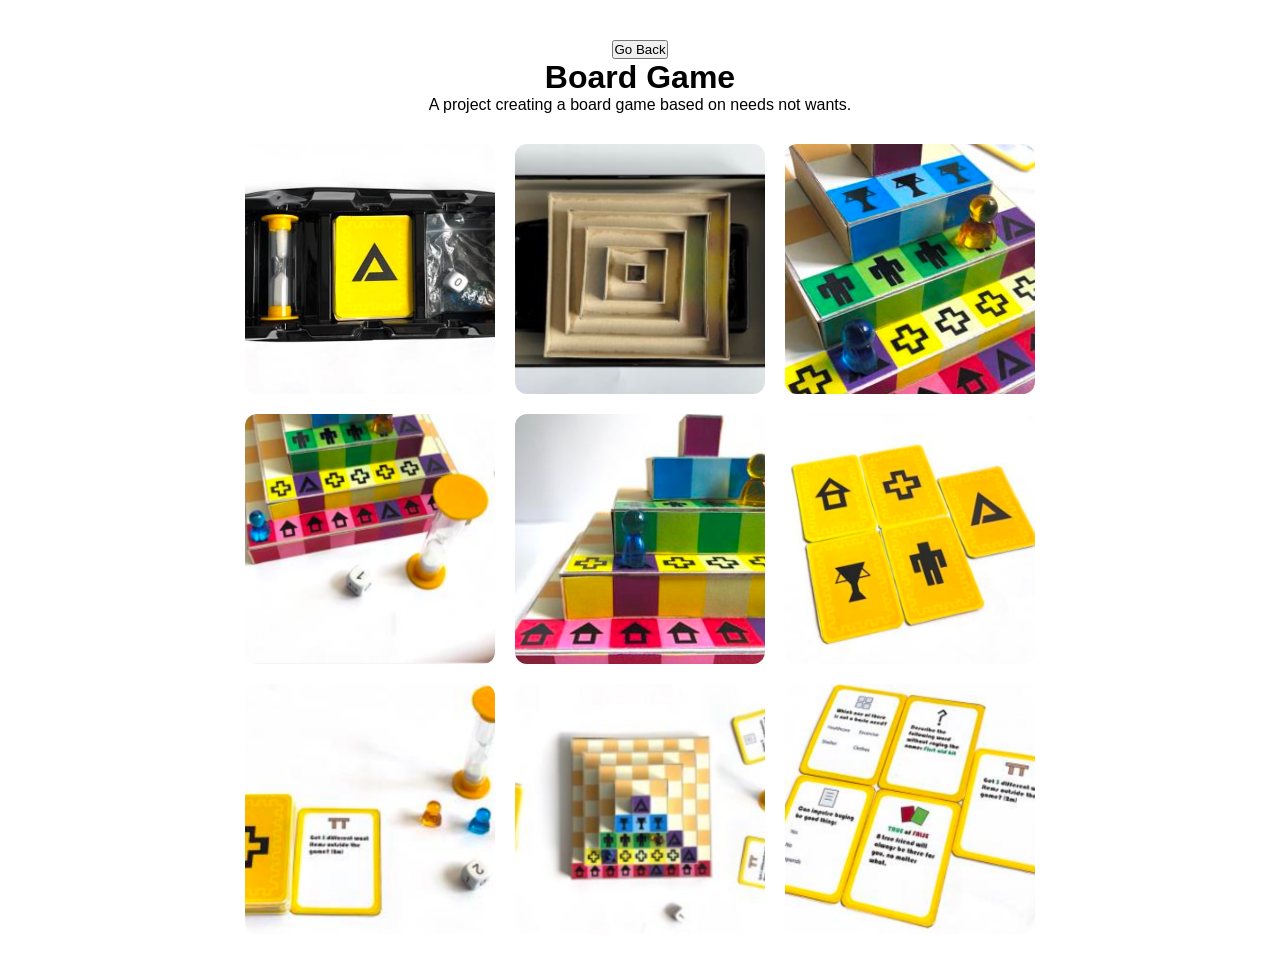
<file: W3.html>
<!DOCTYPE html>
<html lang="en">

<head>
<meta charset="UTF-8">
<meta name="viewport" content="width=device-width, initial-scale=1.0">

<title>Experiential Design Space</title>

<link rel="stylesheet" href="style.css">

<style>

body{
text-align:center;
font-family:Arial;
padding:40px;
}

.back-link{
display:inline-block;
margin-bottom:30px;
text-decoration:none;
font-weight:bold;
color:#00bcd4;
}

.image-gallery h2{
margin-bottom:30px;
}

.gallery-grid{
display:grid;
grid-template-columns:repeat(3,250px);
gap:20px;
justify-content:center;
}

.gallery-grid img{
width:250px;
height:250px;
object-fit:cover;
border-radius:12px;
}

</style>
</head>

<body>

<button onclick="history.back()">Go Back</button>

<h1>Board Game</h1>

<p>
A project creating a board game based on needs not wants.
</p>

<section class="image-gallery">

<h2></h2>

<div class="gallery-grid">
<img src="b1.png" alt="">
<img src="b2.png" alt="">
<img src="b3.png" alt="">
<img src="b4.png" alt="">
<img src="b5.png" alt="">
<img src="b6.png" alt="">
<img src="b7.png" alt="">
<img src="s2.png" alt="">
<img src="t2 copy.png" alt="">
</div>

</section>

</body>
</html>
</file>
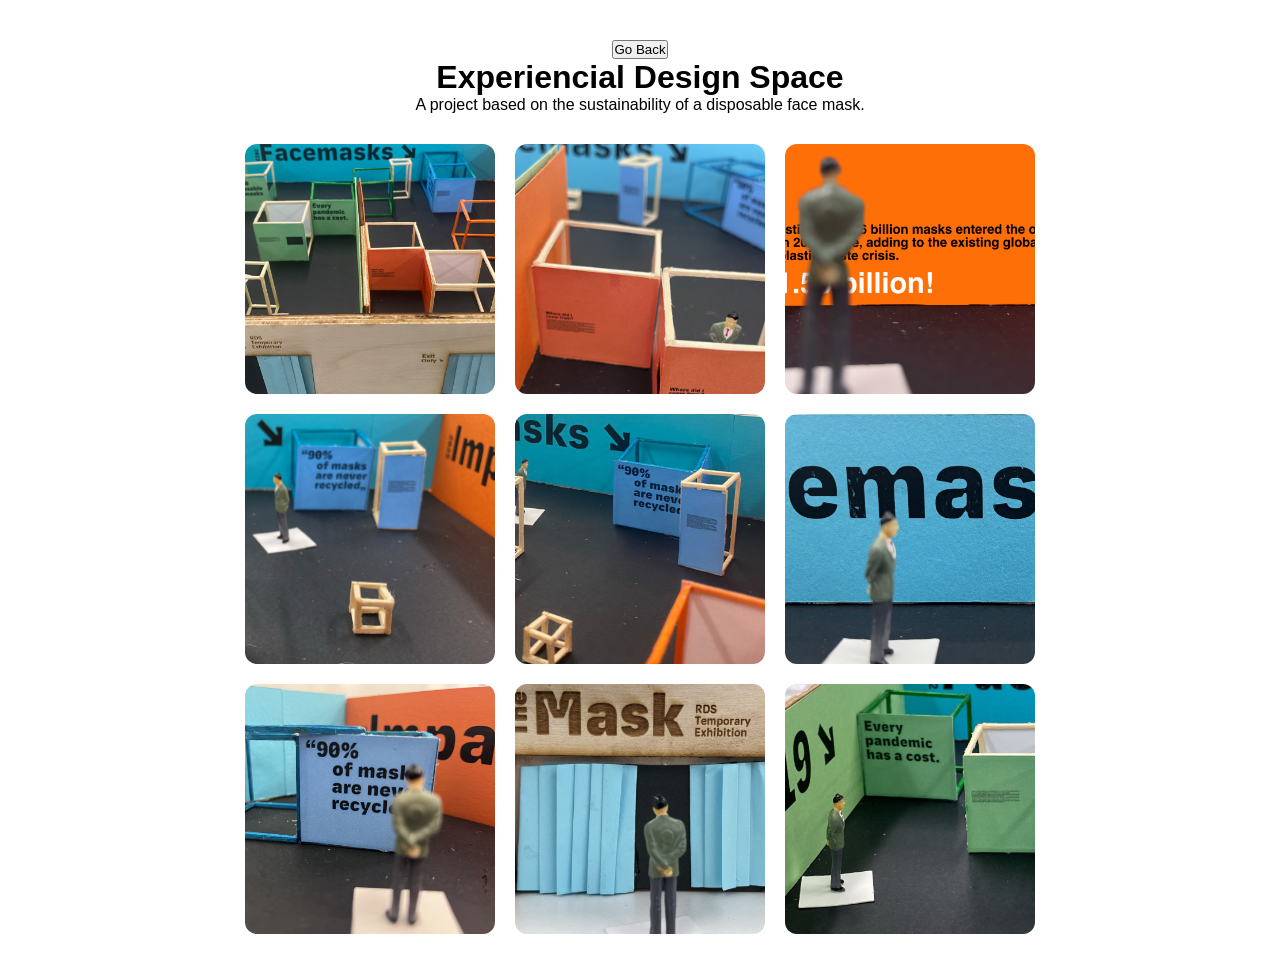
<file: W4.html>
<!DOCTYPE html>
<html lang="en">

<head>
<meta charset="UTF-8">
<meta name="viewport" content="width=device-width, initial-scale=1.0">

<title>Experiential Design Space</title>

<link rel="stylesheet" href="style.css">

<style>

body{
text-align:center;
font-family:Arial;
padding:40px;
}

.back-link{
display:inline-block;
margin-bottom:30px;
text-decoration:none;
font-weight:bold;
color:#00bcd4;
}

.image-gallery h2{
margin-bottom:30px;
}

.gallery-grid{
display:grid;
grid-template-columns:repeat(3,250px);
gap:20px;
justify-content:center;
}

.gallery-grid img{
width:250px;
height:250px;
object-fit:cover;
border-radius:12px;
}

</style>
</head>

<body>

<button onclick="history.back()">Go Back</button>

<h1>Experiencial Design Space</h1>

<p>
A project based on the sustainability of a disposable face mask.
</p>

<section class="image-gallery">

<h2></h2>

<div class="gallery-grid">
<img src="d1.png" alt="">
<img src="d2.png" alt="">
<img src="d3.png" alt="">
<img src="d4.png" alt="">
<img src="d5.png" alt="">
<img src="d6.png" alt="">
<img src="d7.png" alt="">
<img src="d8.png" alt="">
<img src="d9.png" alt="">
</div>

</section>

</body>
</html>
</file>
<file: style.css>
* {
    margin: 0;
    padding: 0;
    box-sizing: border-box;
    font-family: Arial , sans-serif;
}
@font-face {
  font-family: myFont;
  src: url(sansation_bold.woff);
  font-weight: bold;
}

body {
    background: white;
    color: black;
}

/* Header */
header {
    display: flex;
    justify-content: space-between;
    align-items: center;
    padding: 20px 10%;
    background: black;
}

.logo {
    font-size: 28px;
    font-weight: bold;
    text-decoration: none;
    color: #f8ef3f;
}

nav a {
    text-decoration: none;
    color: #f8ef3f;
    margin-left: 30px;
    font-size: 18px;
    transition: 0.3s;
}

nav a:hover,
nav a.active {
    color: #f8ef3f;
}

/* Home Section */
.home {
    display: flex;
    justify-content: center;
    align-items: center;
    gap: 60px;
    min-height: 100vh;
    padding: 50px 10%;
}

.home-img img {
    border-radius: 50%;
    border: 5px solid #f8ef3f;
    box-shadow: 0 0 25px #f8ef3f;
}
.home-img img {
    width: 300px;
    height: 300px;

    object-fit: cover;
    border-radius: 50%;

    border: 5px solid #f8ef3f;
    box-shadow: 0 0 25px #f8ef3f;
}

.home-content {
    max-width: 500px;
}

.home-content h1 {
    font-size: 60px;
    margin-bottom: 10px;
}

.typing-text {
    font-size: 32px;
    color: #f8ef3f;
    margin-bottom: 20px;
}

.home-content p {
    font-size: 18px;
    line-height: 1.6;
    margin-bottom: 30px;
}

/* Social Icons */
.social-icons a {
    display: inline-block;
    color: #111;
    font-size: 24px;
    margin-right: 20px;
    transition: 0.3s;
}

.social-icons a:hover {
    color: #f8ef3f;
    transform: scale(1.2);
}

/* Button */
.btn {
    display: inline-block;
    margin-top: 30px;
    padding: 12px 30px;
    background: #f8ef3f;
    color: white;
    text-decoration: none;
    border-radius: 30px;
    font-weight: bold;
    transition: 0.3s;
}

.btn:hover {
    background: transparent;
    border: 2px solid #f8ef3f;
    color: #f8ef3f;
}

/* Responsive Design */
@media (max-width: 768px) {
    .home {
        flex-direction: column;
        text-align: center;
    }

    nav a {
        margin-left: 15px;
        font-size: 16px;
    }

    .home-content h1 {
        font-size: 42px;
    }

    .typing-text {
        font-size: 24px;
    }

    .home-img img {
        width: 250px;
        height: 250px;
    }
 


/* -- Mobile -- */

@media (max-width: 900px) {

    .grid-2x2 {
        grid-template-columns: 1fr;
    }

    .grid-2x4 {
        grid-template-columns: repeat(2, 1fr);
    }

}
}

/* -- GALLERIES -- */

.gallery-two,
.gallery-three {
    padding: 100px 10%;
    text-align: center;
    background: #111;
}

.gallery-two h2,
.gallery-three h2 {
    font-size: 48px;
    color: #f8ef3f;
    margin-bottom: 50px;
}


/* -- 2x2  -- */

.grid-2x2 {
    display: grid;
    grid-template-columns: repeat(2, 200px);
    gap: 20px;
    justify-content: center;
}

.grid-2x2 img {
    width: 200px;
    height: 200px;
    object-fit: cover;
    border-radius: 15px;
}


/* -- 2x4 Grid -- */

.grid-2x4 {
    display: grid;
    grid-template-columns: repeat(4, 1fr);
    gap: 20px;
}

.grid-2x4 img {
    width: 100%;
    height: 250px;
    object-fit: cover;
    border-radius: 15px;
}


/* -- Mobile-- */

@media (max-width: 900px) {

    .grid-2x2 {
        grid-template-columns: 1fr;
    }

    .grid-2x4 {
        grid-template-columns: repeat(2, 1fr);
    }

}
</file>
